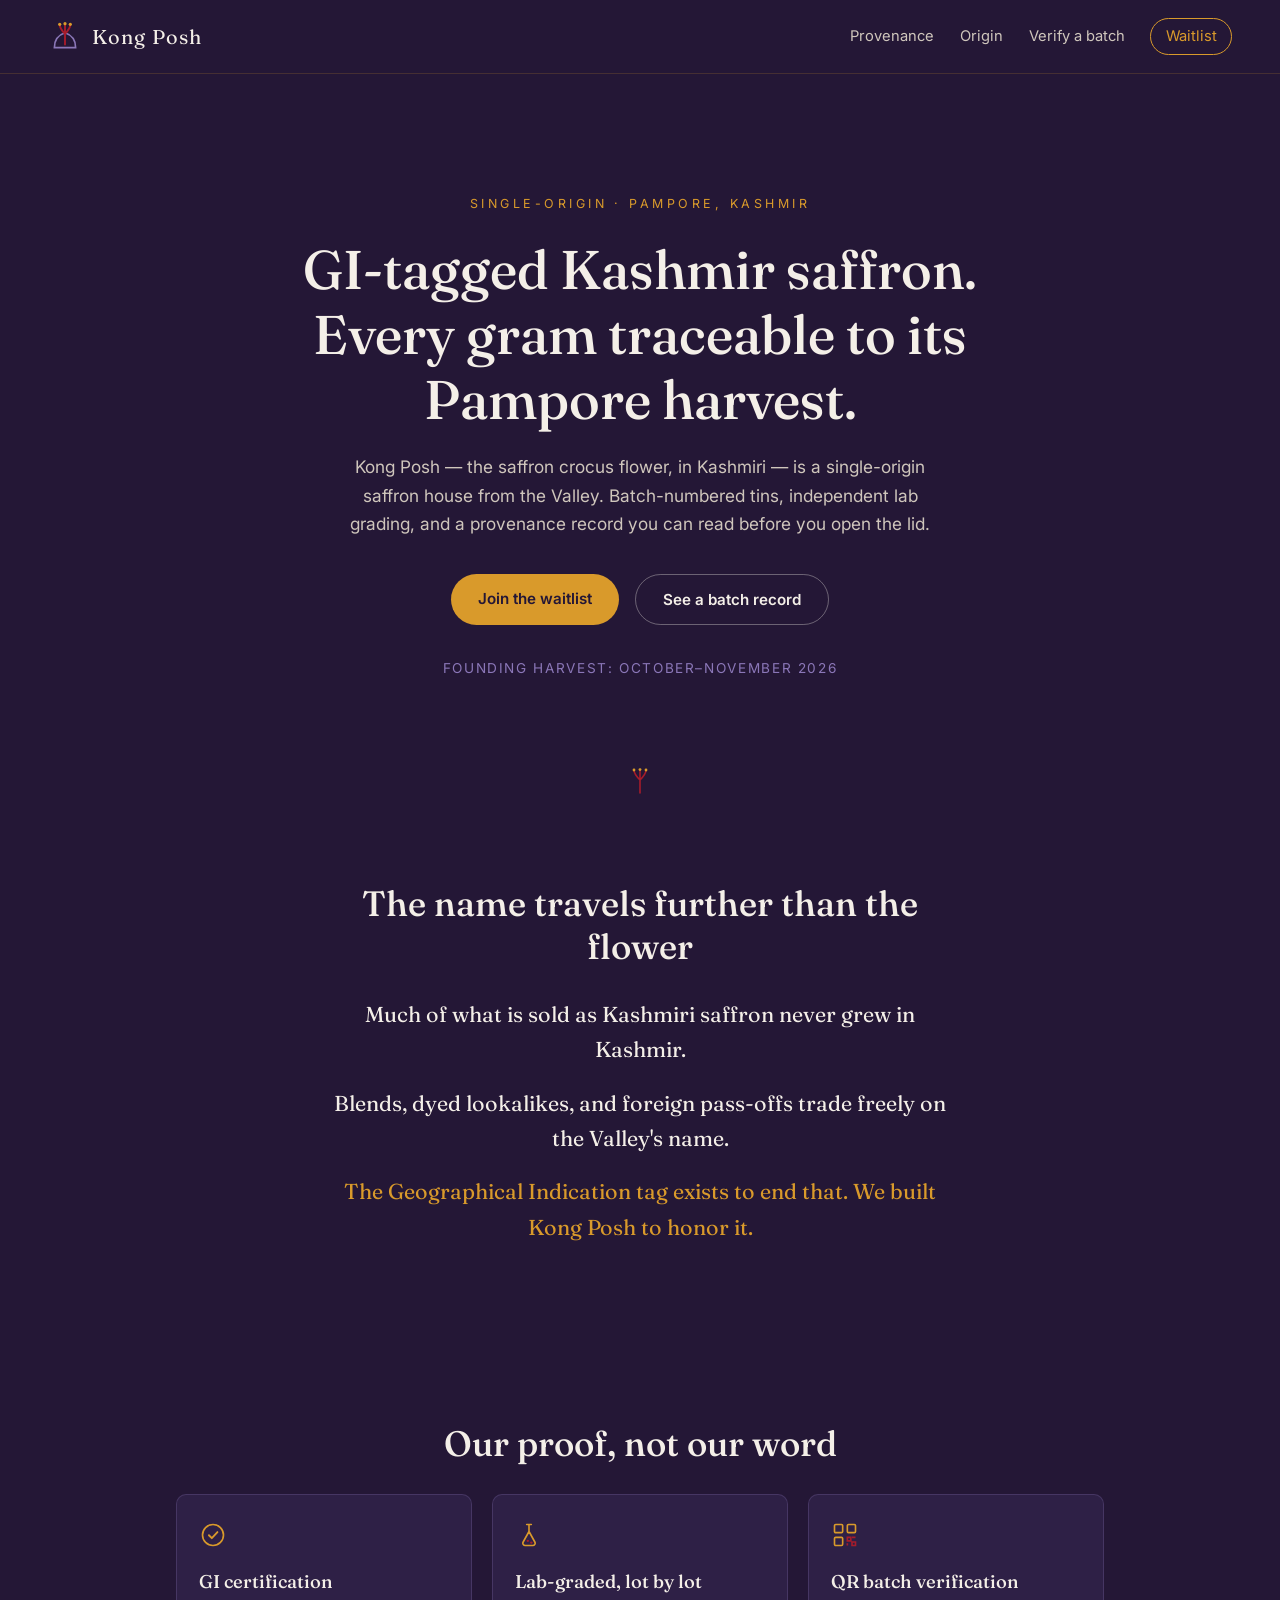
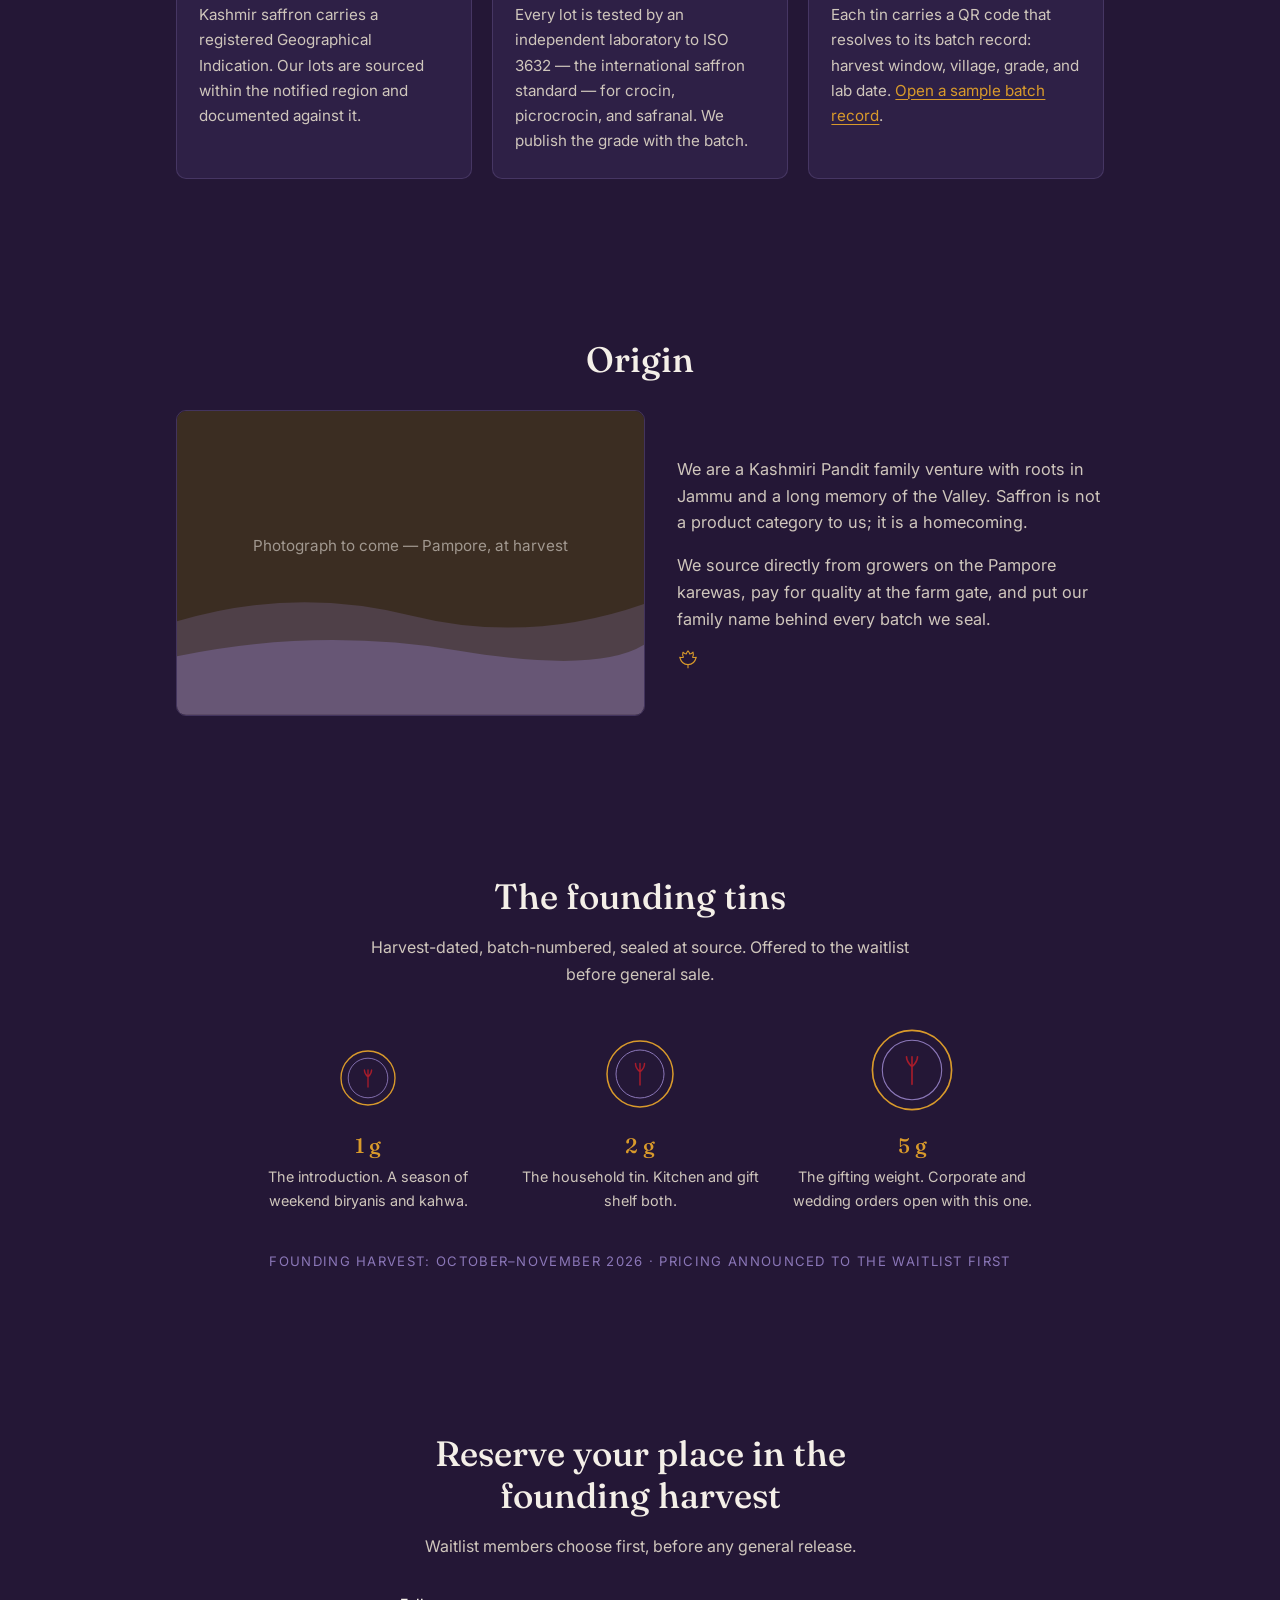
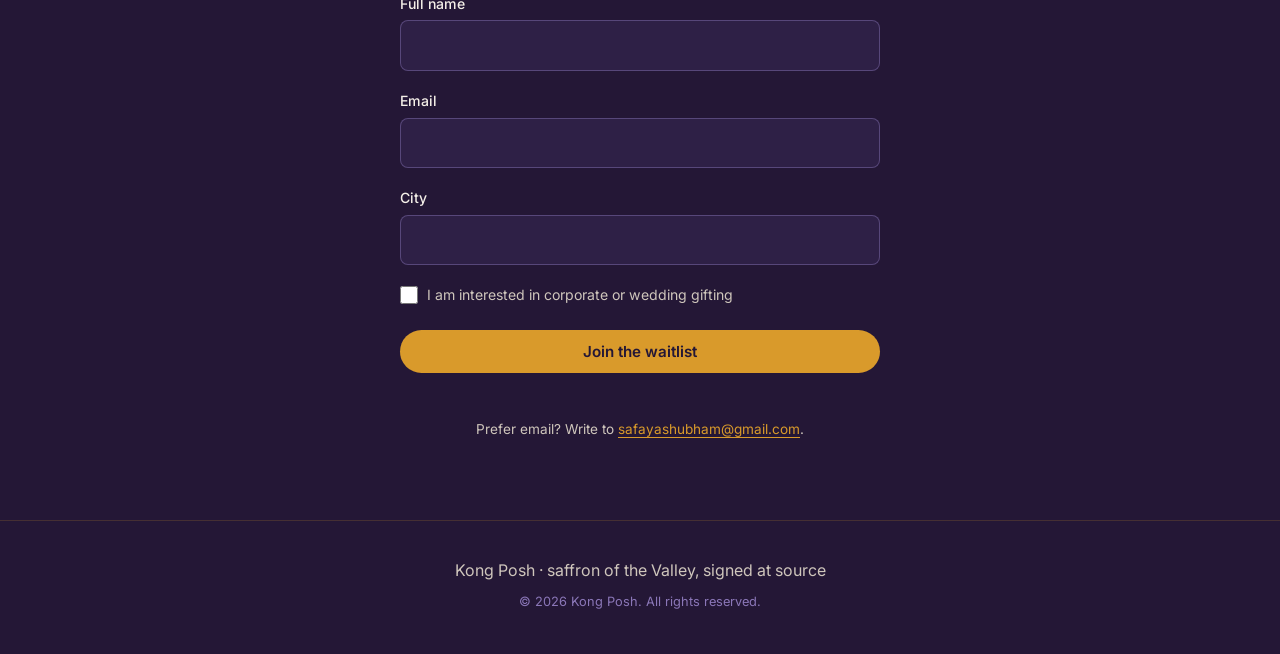
<file: sites/kongposh/index.html>
<!DOCTYPE html>
<html lang="en">
<head>
  <meta charset="UTF-8">
  <meta name="viewport" content="width=device-width, initial-scale=1.0">
  <title>Kong Posh — GI-tagged Kashmir saffron, traceable to its Pampore harvest</title>
  <meta name="description" content="Kong Posh is a single-origin Kashmir saffron house. GI-tagged, lab-graded to ISO 3632 Category I, and batch-verifiable down to the village. Join the waitlist for the founding harvest.">
  <meta property="og:title" content="Kong Posh — GI-tagged Kashmir saffron">
  <meta property="og:description" content="Every gram traceable to its Pampore harvest. Batch-numbered tins, third-party lab grading, QR provenance. Founding harvest: October–November 2026.">
  <meta property="og:type" content="website">
  <meta property="og:url" content="https://shubham-safaya.github.io/kongposh/">
  <link rel="icon" href="data:image/svg+xml,%3Csvg xmlns='http://www.w3.org/2000/svg' viewBox='0 0 32 32'%3E%3Crect width='32' height='32' rx='6' fill='%23241736'/%3E%3Cpath d='M16 26 V14 M16 15 C13 12 11 9 11 6 M16 15 C16 11.5 16 9 16 6 M16 15 C19 12 21 9 21 6' stroke='%23A61C2B' stroke-width='2.2' fill='none' stroke-linecap='round'/%3E%3Ccircle cx='11' cy='6' r='1.6' fill='%23D99A2B'/%3E%3Ccircle cx='16' cy='5.4' r='1.6' fill='%23D99A2B'/%3E%3Ccircle cx='21' cy='6' r='1.6' fill='%23D99A2B'/%3E%3C/svg%3E">
  <link rel="preconnect" href="https://fonts.googleapis.com">
  <link rel="preconnect" href="https://fonts.gstatic.com" crossorigin>
  <link href="https://fonts.googleapis.com/css2?family=Fraunces:opsz,wght@9..144,400;9..144,500;9..144,600&family=Inter:wght@400;500;600&display=swap" rel="stylesheet">
  <link rel="stylesheet" href="styles.css">
</head>
<body>

<header class="site-header">
  <a class="brand" href="index.html" aria-label="Kong Posh home">
    <svg class="brand-mark" viewBox="0 0 32 32" width="34" height="34" role="img" aria-label="Kong Posh three-stigma mark">
      <path d="M6 27 C6 20 10 15 16 13 C22 15 26 20 26 27 Z" fill="none" stroke="var(--crocus-violet)" stroke-width="1.6"/>
      <path d="M16 24 V13 M16 14 C13 11 11 8 11 5 M16 14 C16 10.5 16 8 16 5 M16 14 C19 11 21 8 21 5" stroke="var(--stigma-crimson)" stroke-width="1.8" fill="none" stroke-linecap="round"/>
      <circle cx="11" cy="5" r="1.5" fill="var(--saffron-gold)"/>
      <circle cx="16" cy="4.4" r="1.5" fill="var(--saffron-gold)"/>
      <circle cx="21" cy="5" r="1.5" fill="var(--saffron-gold)"/>
    </svg>
    <span class="brand-name" data-brand>Kong Posh</span>
  </a>
  <nav aria-label="Primary">
    <a href="#proof">Provenance</a>
    <a href="#origin">Origin</a>
    <a href="verify.html?batch=KP-25-LTP-01">Verify a batch</a>
    <a class="nav-cta" href="#waitlist">Waitlist</a>
  </nav>
</header>

<main>

  <section class="hero">
    <p class="overline">Single-origin · Pampore, Kashmir</p>
    <h1>GI-tagged Kashmir saffron. Every gram traceable to its Pampore harvest.</h1>
    <p class="hero-sub"><span data-brand>Kong Posh</span> — the saffron crocus flower, in Kashmiri — is a single-origin saffron house from the Valley. Batch-numbered tins, independent lab grading, and a provenance record you can read before you open the lid.</p>
    <div class="hero-actions">
      <a class="btn btn-primary" href="#waitlist">Join the waitlist</a>
      <a class="btn btn-ghost" href="verify.html?batch=KP-25-LTP-01">See a batch record</a>
    </div>
    <p class="hero-note">Founding harvest: October–November 2026</p>
  </section>

  <div class="stigma-divider" aria-hidden="true">
    <svg viewBox="0 0 60 28" width="60" height="28"><path d="M30 26 V12 M30 13 C26 9 24 6 24 3 M30 13 C30 9 30 6 30 3 M30 13 C34 9 36 6 36 3" stroke="var(--stigma-crimson)" stroke-width="1.6" fill="none" stroke-linecap="round"/><circle cx="24" cy="3" r="1.4" fill="var(--saffron-gold)"/><circle cx="30" cy="2.6" r="1.4" fill="var(--saffron-gold)"/><circle cx="36" cy="3" r="1.4" fill="var(--saffron-gold)"/></svg>
  </div>

  <section class="section problem" aria-labelledby="problem-heading">
    <h2 id="problem-heading">The name travels further than the flower</h2>
    <div class="problem-lines">
      <p>Much of what is sold as Kashmiri saffron never grew in Kashmir.</p>
      <p>Blends, dyed lookalikes, and foreign pass-offs trade freely on the Valley's name.</p>
      <p>The Geographical Indication tag exists to end that. We built <span data-brand>Kong Posh</span> to honor it.</p>
    </div>
  </section>

  <section class="section proof" id="proof" aria-labelledby="proof-heading">
    <h2 id="proof-heading">Our proof, not our word</h2>
    <div class="card-grid">
      <article class="card">
        <svg class="card-icon" viewBox="0 0 24 24" width="28" height="28" aria-hidden="true"><circle cx="12" cy="12" r="9" fill="none" stroke="var(--saffron-gold)" stroke-width="1.4"/><path d="M8.5 12.2 L11 14.7 L15.8 9.5" fill="none" stroke="var(--saffron-gold)" stroke-width="1.6" stroke-linecap="round" stroke-linejoin="round"/></svg>
        <h3>GI certification</h3>
        <p>Kashmir saffron carries a registered Geographical Indication. Our lots are sourced within the notified region and documented against it.
        <!-- TODO: insert GI authorization / registration reference once issued --></p>
      </article>
      <article class="card">
        <svg class="card-icon" viewBox="0 0 24 24" width="28" height="28" aria-hidden="true"><path d="M10 3 h4 M12 3 v6 l5 9 a2 2 0 0 1 -1.8 3 H8.8 A2 2 0 0 1 7 18 l5 -9" fill="none" stroke="var(--saffron-gold)" stroke-width="1.4" stroke-linecap="round" stroke-linejoin="round"/><circle cx="11" cy="17" r="1" fill="var(--stigma-crimson)"/><circle cx="14" cy="18.5" r="1" fill="var(--stigma-crimson)"/></svg>
        <h3>Lab-graded, lot by lot</h3>
        <p>Every lot is tested by an independent laboratory to ISO 3632 — the international saffron standard — for crocin, picrocrocin, and safranal. We publish the grade with the batch.</p>
      </article>
      <article class="card">
        <svg class="card-icon" viewBox="0 0 24 24" width="28" height="28" aria-hidden="true"><rect x="3" y="3" width="7" height="7" rx="1" fill="none" stroke="var(--saffron-gold)" stroke-width="1.4"/><rect x="14" y="3" width="7" height="7" rx="1" fill="none" stroke="var(--saffron-gold)" stroke-width="1.4"/><rect x="3" y="14" width="7" height="7" rx="1" fill="none" stroke="var(--saffron-gold)" stroke-width="1.4"/><path d="M14 14 h3 v3 h-3 z M18 18 h3 v3 h-3 z M18 14 h3 M14 19 v2" stroke="var(--stigma-crimson)" stroke-width="1.4" fill="none"/></svg>
        <h3>QR batch verification</h3>
        <p>Each tin carries a QR code that resolves to its batch record: harvest window, village, grade, and lab date. <a href="verify.html?batch=KP-25-LTP-01">Open a sample batch record</a>.</p>
      </article>
    </div>
  </section>

  <section class="section origin" id="origin" aria-labelledby="origin-heading">
    <h2 id="origin-heading">Origin</h2>
    <div class="origin-body">
      <div class="origin-photo" role="img" aria-label="Placeholder for a photograph of the family in the saffron fields of Pampore">
        <!-- TODO: replace with a real family / valley photograph (Pampore karewas at harvest) -->
        <svg viewBox="0 0 400 260" preserveAspectRatio="xMidYMid slice" aria-hidden="true">
          <rect width="400" height="260" fill="var(--deep-earth)"/>
          <path d="M0 180 Q100 150 200 175 T400 165 V260 H0 Z" fill="var(--crocus-violet)" opacity="0.25"/>
          <path d="M0 210 Q120 185 240 205 T400 200 V260 H0 Z" fill="var(--crocus-violet)" opacity="0.4"/>
          <text x="200" y="120" text-anchor="middle" fill="var(--porcelain)" opacity="0.55" font-size="13" font-family="Inter, sans-serif">Photograph to come — Pampore, at harvest</text>
        </svg>
      </div>
      <div class="origin-text">
        <p>We are a Kashmiri Pandit family venture with roots in Jammu and a long memory of the Valley. Saffron is not a product category to us; it is a homecoming.</p>
        <p>We source directly from growers on the Pampore karewas, pay for quality at the farm gate, and put our family name behind every batch we seal.</p>
        <svg class="chinar" viewBox="0 0 24 24" width="22" height="22" role="img" aria-label="Chinar leaf"><path d="M12 21 v-4 M12 17 C7 17 4 13 3 9 c2 .5 3 .5 4 0 C6 7 6 5 6.5 3.5 8 5 9 5.5 10 5.5 10.5 4 11 3 12 2 c1 1 1.5 2 2 3.5 1 0 2 -.5 3.5 -2 .5 1.5 .5 3.5 -.5 5.5 1 .5 2 .5 4 0 -1 4 -4 8 -9 8Z" fill="none" stroke="var(--saffron-gold)" stroke-width="1.2" stroke-linejoin="round"/></svg>
      </div>
    </div>
  </section>

  <section class="section tease" aria-labelledby="tease-heading">
    <h2 id="tease-heading">The founding tins</h2>
    <p class="tease-lead">Harvest-dated, batch-numbered, sealed at source. Offered to the waitlist before general sale.</p>
    <div class="tin-row">
      <article class="tin">
        <svg viewBox="0 0 80 80" width="72" height="72" role="img" aria-label="Illustration of a one gram saffron tin"><circle cx="40" cy="40" r="30" fill="none" stroke="var(--saffron-gold)" stroke-width="1.5"/><circle cx="40" cy="40" r="22" fill="none" stroke="var(--crocus-violet)" stroke-width="1"/><path d="M40 50 V38 M40 39 C37 36 36 34 36 31 M40 39 C40 36 40 34 40 31 M40 39 C43 36 44 34 44 31" stroke="var(--stigma-crimson)" stroke-width="1.5" fill="none" stroke-linecap="round"/></svg>
        <h3>1 g</h3>
        <p>The introduction. A season of weekend biryanis and kahwa.</p>
      </article>
      <article class="tin">
        <svg viewBox="0 0 80 80" width="80" height="80" role="img" aria-label="Illustration of a two gram saffron tin"><circle cx="40" cy="40" r="33" fill="none" stroke="var(--saffron-gold)" stroke-width="1.5"/><circle cx="40" cy="40" r="24" fill="none" stroke="var(--crocus-violet)" stroke-width="1"/><path d="M40 51 V37 M40 38 C36.5 35 35.5 32.5 35.5 29.5 M40 38 C40 35 40 32.5 40 29.5 M40 38 C43.5 35 44.5 32.5 44.5 29.5" stroke="var(--stigma-crimson)" stroke-width="1.5" fill="none" stroke-linecap="round"/></svg>
        <h3>2 g</h3>
        <p>The household tin. Kitchen and gift shelf both.</p>
      </article>
      <article class="tin">
        <svg viewBox="0 0 80 80" width="88" height="88" role="img" aria-label="Illustration of a five gram saffron tin"><circle cx="40" cy="40" r="36" fill="none" stroke="var(--saffron-gold)" stroke-width="1.5"/><circle cx="40" cy="40" r="27" fill="none" stroke="var(--crocus-violet)" stroke-width="1"/><path d="M40 53 V36 M40 37 C36 33.5 35 31 35 28 M40 37 C40 33.5 40 31 40 28 M40 37 C44 33.5 45 31 45 28" stroke="var(--stigma-crimson)" stroke-width="1.5" fill="none" stroke-linecap="round"/></svg>
        <h3>5 g</h3>
        <p>The gifting weight. Corporate and wedding orders open with this one.</p>
      </article>
    </div>
    <p class="tease-note">Founding harvest: October–November 2026 · Pricing announced to the waitlist first</p>
  </section>

  <section class="section waitlist" id="waitlist" aria-labelledby="waitlist-heading">
    <h2 id="waitlist-heading">Reserve your place in the founding harvest</h2>
    <p class="waitlist-lead">Waitlist members choose first, before any general release.</p>
    <!-- TODO: replace Formspree ID -->
    <form id="waitlist-form" action="https://formspree.io/f/FORM_ID_A" method="POST" novalidate>
      <div class="field">
        <label for="wl-name">Full name</label>
        <input id="wl-name" name="name" type="text" autocomplete="name" required>
      </div>
      <div class="field">
        <label for="wl-email">Email</label>
        <input id="wl-email" name="email" type="email" autocomplete="email" required>
      </div>
      <div class="field">
        <label for="wl-city">City</label>
        <input id="wl-city" name="city" type="text" autocomplete="address-level2" required>
      </div>
      <div class="field field-check">
        <input id="wl-corp" name="corporate_gifting_interest" type="checkbox" value="yes">
        <label for="wl-corp">I am interested in corporate or wedding gifting</label>
      </div>
      <button class="btn btn-primary" type="submit">Join the waitlist</button>
      <p class="form-status" role="status" aria-live="polite"></p>
      <p class="form-fallback">Prefer email? Write to <a href="mailto:safayashubham@gmail.com?subject=Kong%20Posh%20waitlist">safayashubham@gmail.com</a>.<!-- TODO: swap for brand mailbox --></p>
    </form>
  </section>

</main>

<footer class="site-footer">
  <p><span data-brand>Kong Posh</span> · saffron of the Valley, signed at source</p>
  <p class="fine">© <span id="year"></span> <span data-brand>Kong Posh</span>. All rights reserved.
  <!-- TODO: run name/trademark search for "Kong Posh" before launch --></p>
</footer>

<script src="app.js"></script>
</body>
</html>
</file>
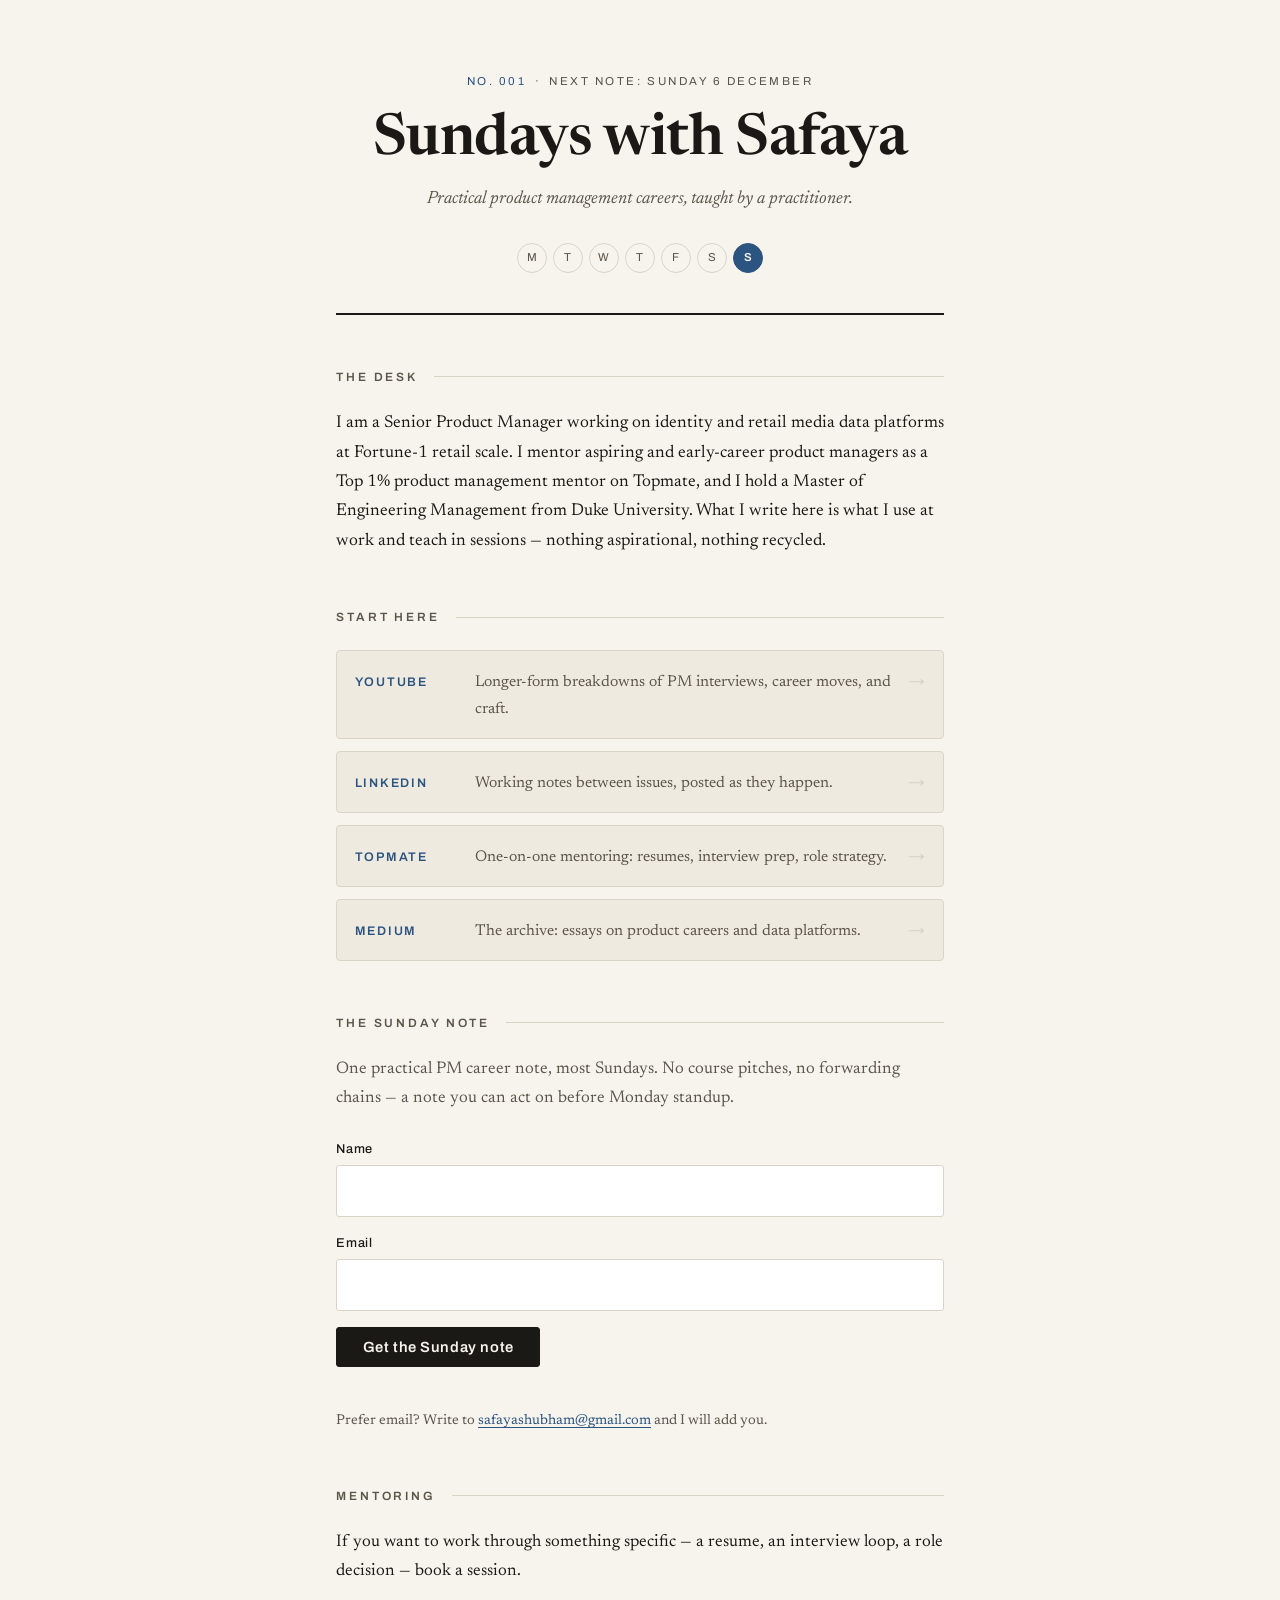
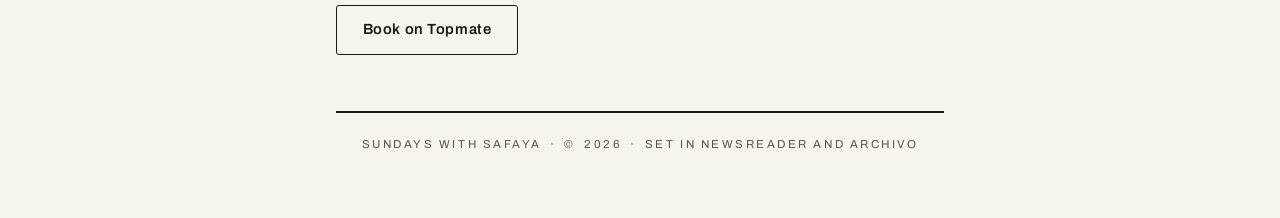
<file: sites/sundays-with-safaya/index.html>
<!DOCTYPE html>
<html lang="en">
<head>
  <meta charset="UTF-8">
  <meta name="viewport" content="width=device-width, initial-scale=1.0">
  <title>Sundays with Safaya — practical product management careers</title>
  <meta name="description" content="One practical PM career note, most Sundays. Written by a senior product manager and Top 1% product management mentor for aspiring and early-career PMs.">
  <meta property="og:title" content="Sundays with Safaya">
  <meta property="og:description" content="Practical product management careers, taught by a practitioner. One note, most Sundays.">
  <meta property="og:type" content="website">
  <meta property="og:url" content="https://shubham-safaya.github.io/sundays-with-safaya/">
  <link rel="icon" href="data:image/svg+xml,%3Csvg xmlns='http://www.w3.org/2000/svg' viewBox='0 0 32 32'%3E%3Crect width='32' height='32' rx='4' fill='%23F7F4EE'/%3E%3Ctext x='16' y='23' text-anchor='middle' font-family='Georgia,serif' font-size='19' fill='%231B1916'%3ES%3C/text%3E%3Crect x='6' y='26.5' width='20' height='2' fill='%232C5480'/%3E%3C/svg%3E">
  <link rel="preconnect" href="https://fonts.googleapis.com">
  <link rel="preconnect" href="https://fonts.gstatic.com" crossorigin>
  <link href="https://fonts.googleapis.com/css2?family=Newsreader:ital,opsz,wght@0,6..72,400;0,6..72,500;0,6..72,600;1,6..72,400&family=Archivo:wght@400;500;600&display=swap" rel="stylesheet">
  <link rel="stylesheet" href="styles.css">
</head>
<body>

<main class="paper">

  <header class="masthead">
    <p class="folio"><span class="folio-issue">No. 001</span><span class="folio-sep" aria-hidden="true">·</span><span id="next-sunday">Published most Sundays</span></p>
    <h1 class="brand-title" data-brand>Sundays with Safaya</h1>
    <p class="promise">Practical product management careers, taught by a practitioner.</p>

    <div class="week-strip" role="img" aria-label="Weekly cadence: published on Sundays">
      <span>M</span><span>T</span><span>W</span><span>T</span><span>F</span><span>S</span><span class="sunday">S</span>
    </div>
  </header>

  <section class="section bio" aria-labelledby="bio-h">
    <h2 id="bio-h" class="rule-heading"><span>The desk</span></h2>
    <p>I am a Senior Product Manager working on identity and retail media data platforms at Fortune-1 retail scale. I mentor aspiring and early-career product managers as a Top 1% product management mentor on Topmate, and I hold a Master of Engineering Management from Duke University. What I write here is what I use at work and teach in sessions — nothing aspirational, nothing recycled.</p>
  </section>

  <section class="section start" aria-labelledby="start-h">
    <h2 id="start-h" class="rule-heading"><span>Start here</span></h2>
    <ul class="link-cards">
      <li>
        <a href="https://www.youtube.com/@sundayswithsafaya">
          <span class="card-label">YouTube</span>
          <span class="card-desc">Longer-form breakdowns of PM interviews, career moves, and craft.</span>
          <span class="card-arrow" aria-hidden="true">→</span>
        </a>
      </li>
      <li>
        <a href="https://www.linkedin.com/in/shubham-safaya">
          <span class="card-label">LinkedIn</span>
          <span class="card-desc">Working notes between issues, posted as they happen.</span>
          <span class="card-arrow" aria-hidden="true">→</span>
        </a>
      </li>
      <li>
        <a href="https://topmate.io/sundays_with_safaya">
          <span class="card-label">Topmate</span>
          <span class="card-desc">One-on-one mentoring: resumes, interview prep, role strategy.</span>
          <span class="card-arrow" aria-hidden="true">→</span>
        </a>
      </li>
      <li>
        <a href="https://medium.com/@safayashubham">
          <span class="card-label">Medium</span>
          <span class="card-desc">The archive: essays on product careers and data platforms.</span>
          <span class="card-arrow" aria-hidden="true">→</span>
        </a>
      </li>
    </ul>
  </section>

  <section class="section signup" aria-labelledby="signup-h">
    <h2 id="signup-h" class="rule-heading"><span>The Sunday note</span></h2>
    <p class="signup-lead">One practical PM career note, most Sundays. No course pitches, no forwarding chains — a note you can act on before Monday standup.</p>
    <!-- TODO: replace Formspree ID -->
    <form id="signup-form" action="https://formspree.io/f/FORM_ID_C" method="POST" novalidate>
      <div class="field">
        <label for="su-name">Name</label>
        <input id="su-name" name="name" type="text" autocomplete="name" required>
      </div>
      <div class="field">
        <label for="su-email">Email</label>
        <input id="su-email" name="email" type="email" autocomplete="email" required>
      </div>
      <button class="btn" type="submit">Get the Sunday note</button>
      <p class="form-status" role="status" aria-live="polite"></p>
      <p class="form-fallback">Prefer email? Write to <a href="mailto:safayashubham@gmail.com?subject=Sunday%20note%20signup">safayashubham@gmail.com</a> and I will add you.</p>
    </form>
  </section>

  <section class="section mentoring" aria-labelledby="mentoring-h">
    <h2 id="mentoring-h" class="rule-heading"><span>Mentoring</span></h2>
    <p>If you want to work through something specific — a resume, an interview loop, a role decision — book a session.</p>
    <a class="btn btn-outline" href="https://topmate.io/sundays_with_safaya">Book on Topmate</a>
  </section>

  <footer class="colophon">
    <p class="folio"><span data-brand>Sundays with Safaya</span><span class="folio-sep" aria-hidden="true">·</span>© <span id="year"></span><span class="folio-sep" aria-hidden="true">·</span>Set in Newsreader and Archivo</p>
  </footer>

</main>

<script src="app.js"></script>
</body>
</html>
</file>
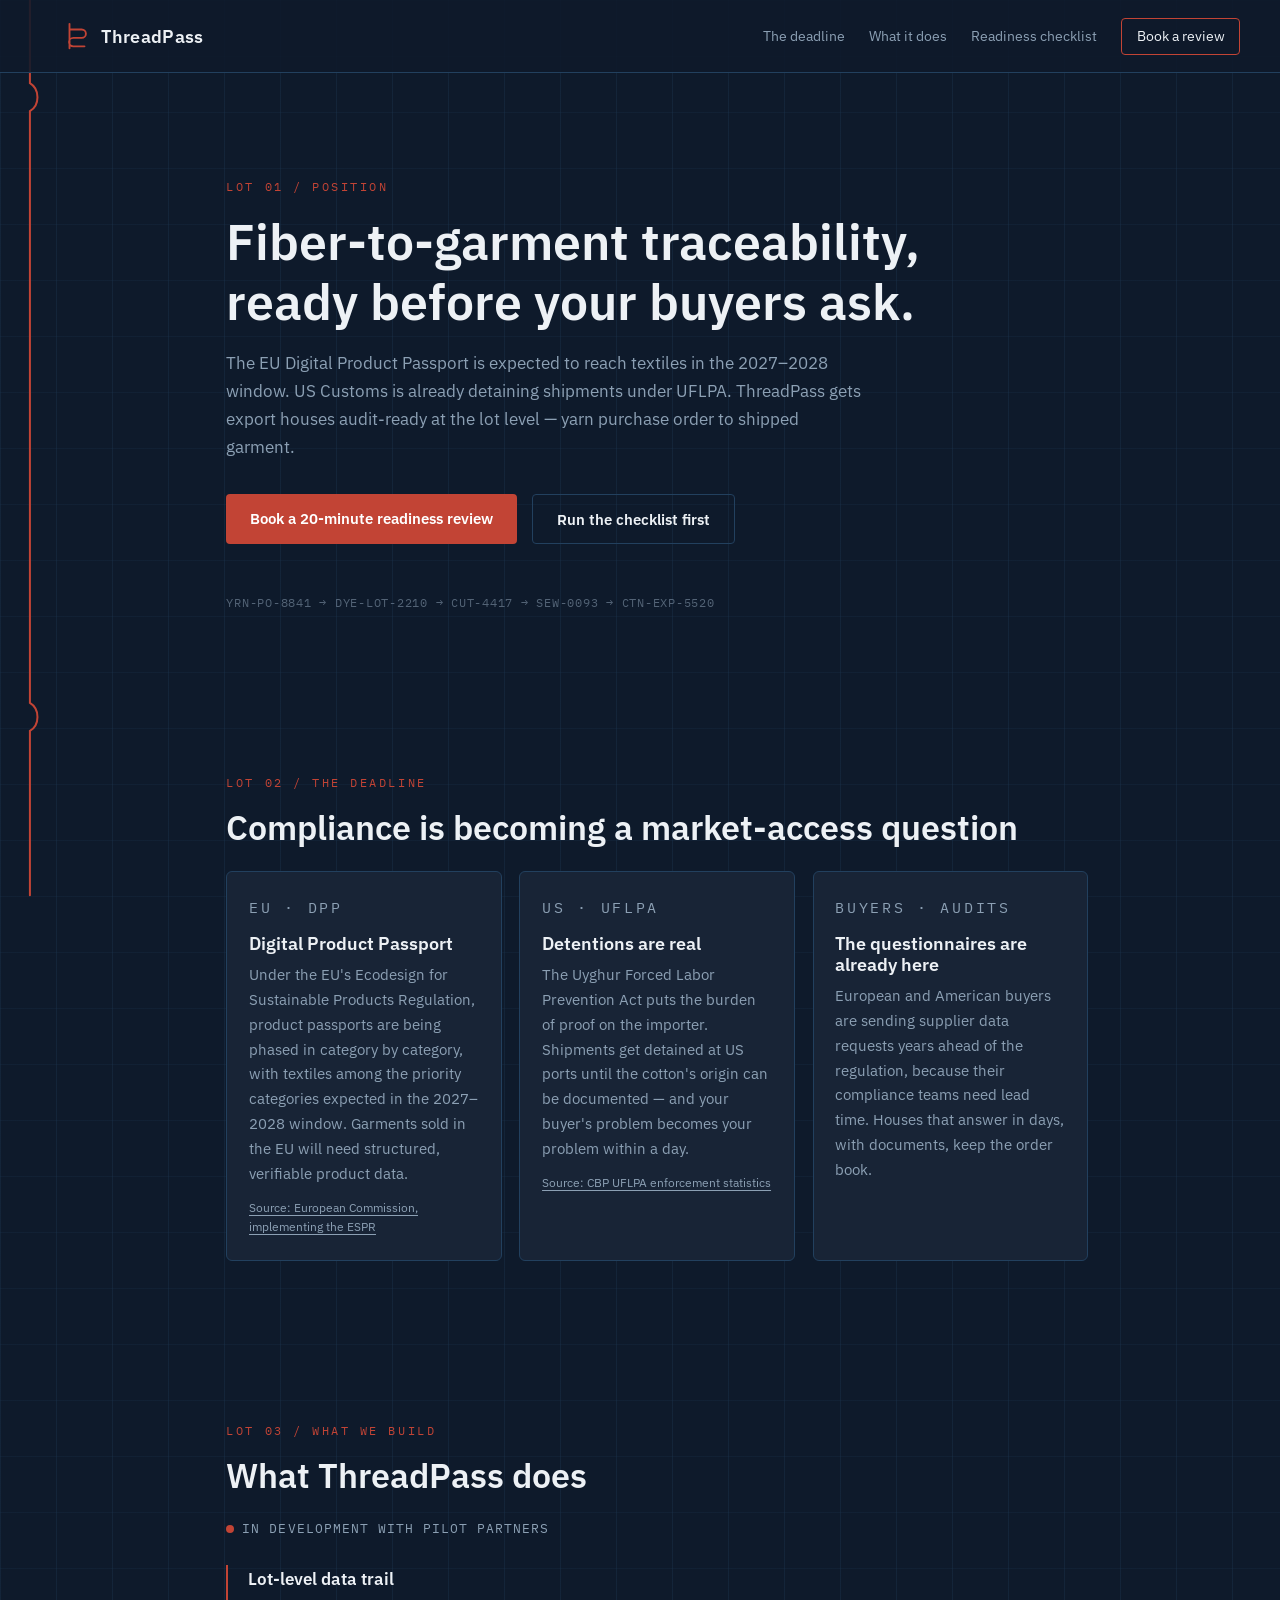
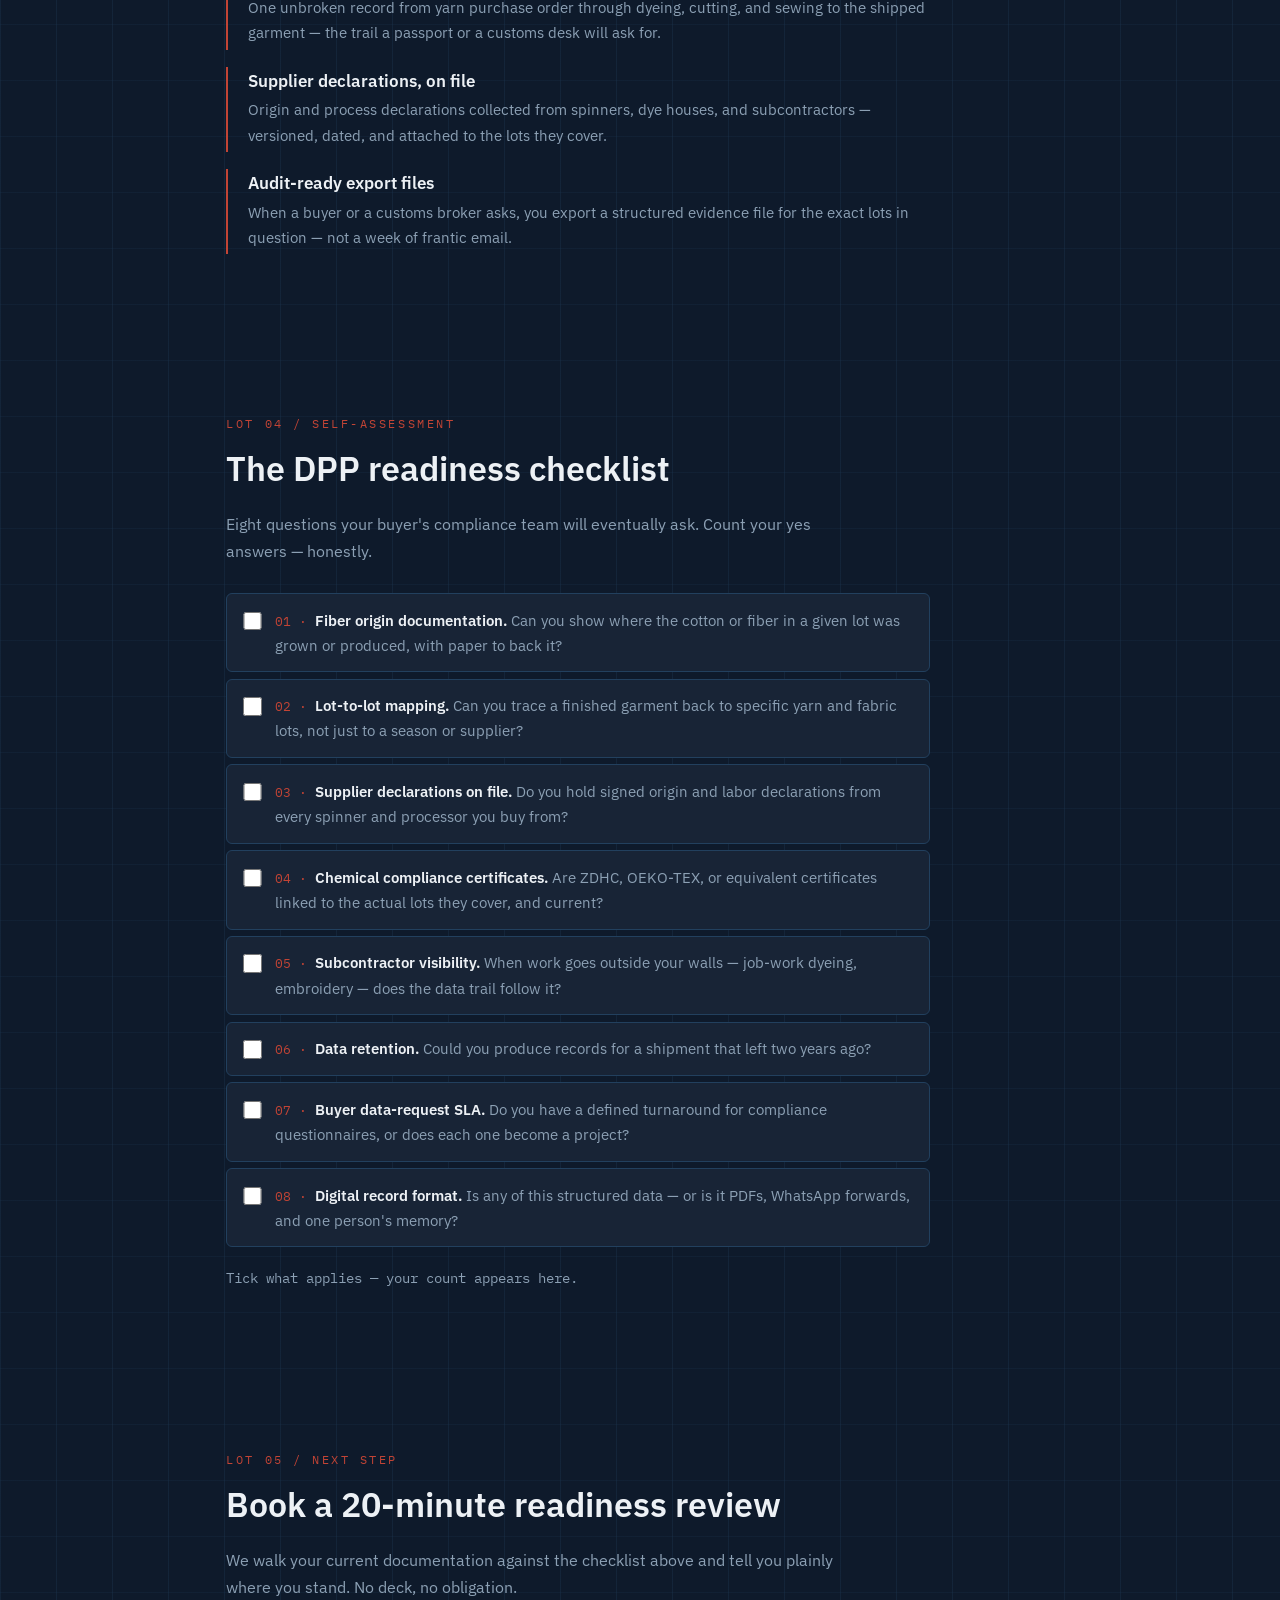
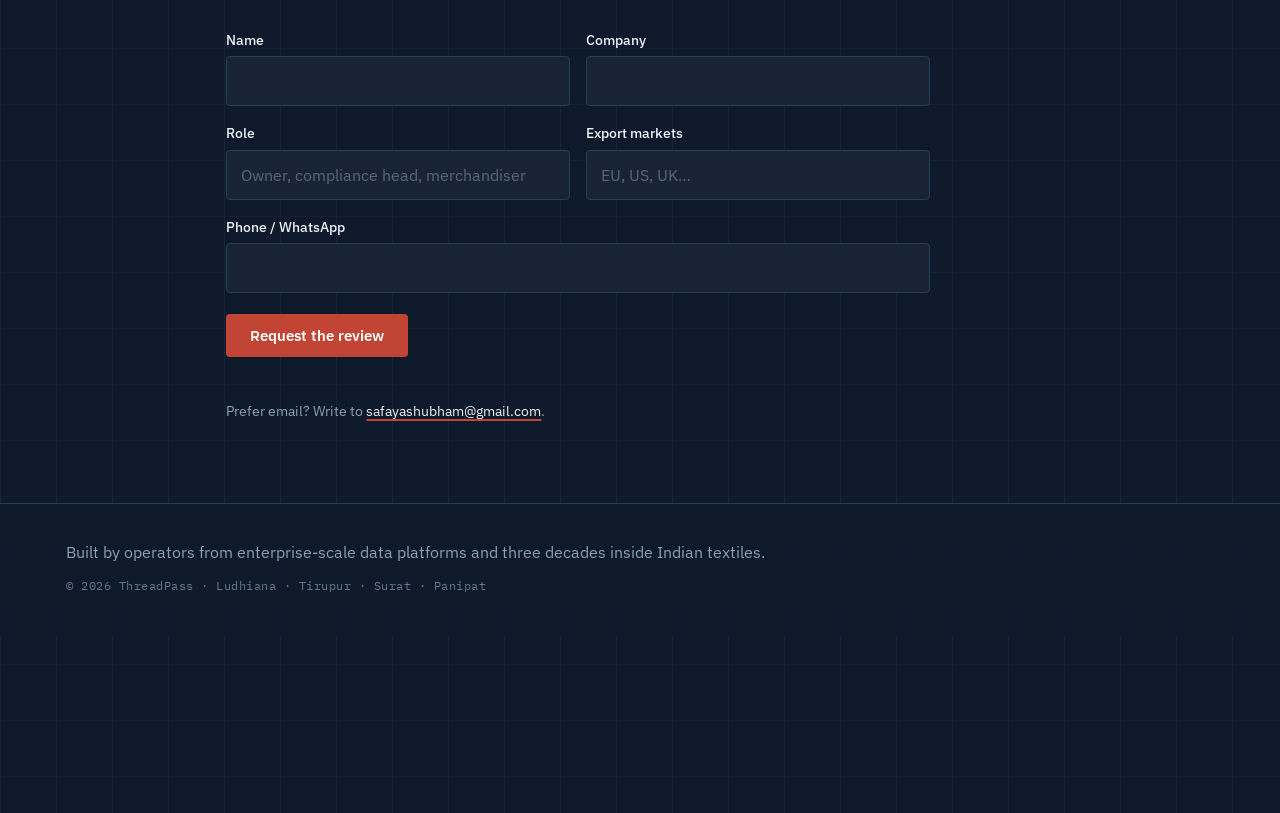
<file: sites/threadpass/index.html>
<!DOCTYPE html>
<html lang="en">
<head>
  <meta charset="UTF-8">
  <meta name="viewport" content="width=device-width, initial-scale=1.0">
  <title>ThreadPass — fiber-to-garment traceability for Indian textile exporters</title>
  <meta name="description" content="ThreadPass builds lot-level traceability for export houses: EU Digital Product Passport readiness, UFLPA documentation, audit-ready export files. Book a 20-minute readiness review.">
  <meta property="og:title" content="ThreadPass — fiber-to-garment traceability, ready before your buyers ask">
  <meta property="og:description" content="EU Digital Product Passport and US UFLPA are changing what buyers demand from Indian export houses. A 20-minute readiness review shows where you stand.">
  <meta property="og:type" content="website">
  <meta property="og:url" content="https://shubham-safaya.github.io/threadpass/">
  <link rel="icon" href="data:image/svg+xml,%3Csvg xmlns='http://www.w3.org/2000/svg' viewBox='0 0 32 32'%3E%3Crect width='32' height='32' rx='6' fill='%230E1A2B'/%3E%3Cpath d='M8 4 v24 M8 10 h12 a4 4 0 0 1 0 8 h-8 a4 4 0 0 0 0 8 h12' stroke='%23C24435' stroke-width='2' fill='none' stroke-linecap='round'/%3E%3C/svg%3E">
  <link rel="preconnect" href="https://fonts.googleapis.com">
  <link rel="preconnect" href="https://fonts.gstatic.com" crossorigin>
  <link href="https://fonts.googleapis.com/css2?family=IBM+Plex+Mono:wght@400;500&family=IBM+Plex+Sans:wght@400;500;600&display=swap" rel="stylesheet">
  <link rel="stylesheet" href="styles.css">
</head>
<body>

<div class="thread-rail" aria-hidden="true">
  <svg id="thread-svg" preserveAspectRatio="none">
    <path id="thread-path" fill="none" />
  </svg>
</div>

<header class="site-header">
  <a class="brand" href="#top" aria-label="ThreadPass home">
    <svg viewBox="0 0 32 32" width="30" height="30" role="img" aria-label="ThreadPass mark — a thread through a needle path">
      <path d="M8 3 v26 M8 9 h13 a4.5 4.5 0 0 1 0 9 h-9 a4.5 4.5 0 0 0 0 9 h12" stroke="var(--madder)" stroke-width="2" fill="none" stroke-linecap="round"/>
    </svg>
    <span class="brand-name" data-brand>ThreadPass</span>
  </a>
  <nav aria-label="Primary">
    <a href="#deadline">The deadline</a>
    <a href="#product">What it does</a>
    <a href="#checklist">Readiness checklist</a>
    <a class="nav-cta" href="#book">Book a review</a>
  </nav>
</header>

<main id="top">

  <section class="hero section" data-node>
    <p class="lot-kicker">LOT 01 / POSITION</p>
    <h1>Fiber-to-garment traceability, ready before your buyers ask.</h1>
    <p class="hero-sub">The EU Digital Product Passport is expected to reach textiles in the 2027–2028 window. US Customs is already detaining shipments under UFLPA. <span data-brand>ThreadPass</span> gets export houses audit-ready at the lot level — yarn purchase order to shipped garment.</p>
    <div class="hero-actions">
      <a class="btn btn-primary" href="#book">Book a 20-minute readiness review</a>
      <a class="btn btn-ghost" href="#checklist">Run the checklist first</a>
    </div>
    <p class="hero-strip mono" aria-hidden="true">YRN-PO-8841 → DYE-LOT-2210 → CUT-4417 → SEW-0093 → CTN-EXP-5520</p>
  </section>

  <section class="section" id="deadline" data-node aria-labelledby="deadline-h">
    <p class="lot-kicker">LOT 02 / THE DEADLINE</p>
    <h2 id="deadline-h">Compliance is becoming a market-access question</h2>
    <div class="card-grid">
      <article class="card">
        <p class="card-tag mono">EU · DPP</p>
        <h3>Digital Product Passport</h3>
        <p>Under the EU's Ecodesign for Sustainable Products Regulation, product passports are being phased in category by category, with textiles among the priority categories expected in the 2027–2028 window. Garments sold in the EU will need structured, verifiable product data.
        <a class="cite" href="https://green-forum.ec.europa.eu/implementing-ecodesign-sustainable-products-regulation_en" rel="noopener">Source: European Commission, implementing the ESPR</a></p>
      </article>
      <article class="card">
        <p class="card-tag mono">US · UFLPA</p>
        <h3>Detentions are real</h3>
        <p>The Uyghur Forced Labor Prevention Act puts the burden of proof on the importer. Shipments get detained at US ports until the cotton's origin can be documented — and your buyer's problem becomes your problem within a day.
        <a class="cite" href="https://www.cbp.gov/newsroom/stats/trade/uyghur-forced-labor-prevention-act-statistics" rel="noopener">Source: CBP UFLPA enforcement statistics</a></p>
      </article>
      <article class="card">
        <p class="card-tag mono">BUYERS · AUDITS</p>
        <h3>The questionnaires are already here</h3>
        <p>European and American buyers are sending supplier data requests years ahead of the regulation, because their compliance teams need lead time. Houses that answer in days, with documents, keep the order book.</p>
      </article>
    </div>
  </section>

  <section class="section" id="product" data-node aria-labelledby="product-h">
    <p class="lot-kicker">LOT 03 / WHAT WE BUILD</p>
    <h2 id="product-h">What <span data-brand>ThreadPass</span> does</h2>
    <p class="status-line"><span class="status-dot" aria-hidden="true"></span>In development with pilot partners</p>
    <ul class="feature-list">
      <li>
        <h3>Lot-level data trail</h3>
        <p>One unbroken record from yarn purchase order through dyeing, cutting, and sewing to the shipped garment — the trail a passport or a customs desk will ask for.</p>
      </li>
      <li>
        <h3>Supplier declarations, on file</h3>
        <p>Origin and process declarations collected from spinners, dye houses, and subcontractors — versioned, dated, and attached to the lots they cover.</p>
      </li>
      <li>
        <h3>Audit-ready export files</h3>
        <p>When a buyer or a customs broker asks, you export a structured evidence file for the exact lots in question — not a week of frantic email.</p>
      </li>
    </ul>
  </section>

  <section class="section" id="checklist" data-node aria-labelledby="checklist-h">
    <p class="lot-kicker">LOT 04 / SELF-ASSESSMENT</p>
    <h2 id="checklist-h">The DPP readiness checklist</h2>
    <p class="section-lead">Eight questions your buyer's compliance team will eventually ask. Count your yes answers — honestly.</p>
    <ol class="checklist">
      <li><label><input type="checkbox"><span><strong>Fiber origin documentation.</strong> Can you show where the cotton or fiber in a given lot was grown or produced, with paper to back it?</span></label></li>
      <li><label><input type="checkbox"><span><strong>Lot-to-lot mapping.</strong> Can you trace a finished garment back to specific yarn and fabric lots, not just to a season or supplier?</span></label></li>
      <li><label><input type="checkbox"><span><strong>Supplier declarations on file.</strong> Do you hold signed origin and labor declarations from every spinner and processor you buy from?</span></label></li>
      <li><label><input type="checkbox"><span><strong>Chemical compliance certificates.</strong> Are ZDHC, OEKO-TEX, or equivalent certificates linked to the actual lots they cover, and current?</span></label></li>
      <li><label><input type="checkbox"><span><strong>Subcontractor visibility.</strong> When work goes outside your walls — job-work dyeing, embroidery — does the data trail follow it?</span></label></li>
      <li><label><input type="checkbox"><span><strong>Data retention.</strong> Could you produce records for a shipment that left two years ago?</span></label></li>
      <li><label><input type="checkbox"><span><strong>Buyer data-request SLA.</strong> Do you have a defined turnaround for compliance questionnaires, or does each one become a project?</span></label></li>
      <li><label><input type="checkbox"><span><strong>Digital record format.</strong> Is any of this structured data — or is it PDFs, WhatsApp forwards, and one person's memory?</span></label></li>
    </ol>
    <p class="checklist-score" role="status" aria-live="polite" id="checklist-score">Tick what applies — your count appears here.</p>
  </section>

  <section class="section" id="book" data-node aria-labelledby="book-h">
    <p class="lot-kicker">LOT 05 / NEXT STEP</p>
    <h2 id="book-h">Book a 20-minute readiness review</h2>
    <p class="section-lead">We walk your current documentation against the checklist above and tell you plainly where you stand. No deck, no obligation.</p>
    <!-- TODO: replace Formspree ID -->
    <form id="review-form" action="https://formspree.io/f/FORM_ID_B" method="POST" novalidate>
      <div class="form-grid">
        <div class="field">
          <label for="rf-name">Name</label>
          <input id="rf-name" name="name" type="text" autocomplete="name" required>
        </div>
        <div class="field">
          <label for="rf-company">Company</label>
          <input id="rf-company" name="company" type="text" autocomplete="organization" required>
        </div>
        <div class="field">
          <label for="rf-role">Role</label>
          <input id="rf-role" name="role" type="text" autocomplete="organization-title" placeholder="Owner, compliance head, merchandiser" required>
        </div>
        <div class="field">
          <label for="rf-markets">Export markets</label>
          <input id="rf-markets" name="export_markets" type="text" placeholder="EU, US, UK…" required>
        </div>
        <div class="field field-wide">
          <label for="rf-phone">Phone / WhatsApp</label>
          <input id="rf-phone" name="phone_whatsapp" type="tel" autocomplete="tel" inputmode="tel" required>
        </div>
      </div>
      <button class="btn btn-primary" type="submit">Request the review</button>
      <p class="form-status" role="status" aria-live="polite"></p>
      <p class="form-fallback">Prefer email? Write to <a href="mailto:safayashubham@gmail.com?subject=ThreadPass%20readiness%20review">safayashubham@gmail.com</a>.<!-- TODO: swap for brand mailbox --></p>
    </form>
  </section>

</main>

<footer class="site-footer" data-node>
  <p>Built by operators from enterprise-scale data platforms and three decades inside Indian textiles.</p>
  <p class="fine mono">© <span id="year"></span> <span data-brand>ThreadPass</span> · Ludhiana · Tirupur · Surat · Panipat
  <!-- TODO: run name/trademark search for "ThreadPass" before launch --></p>
</footer>

<script src="app.js"></script>
</body>
</html>
</file>
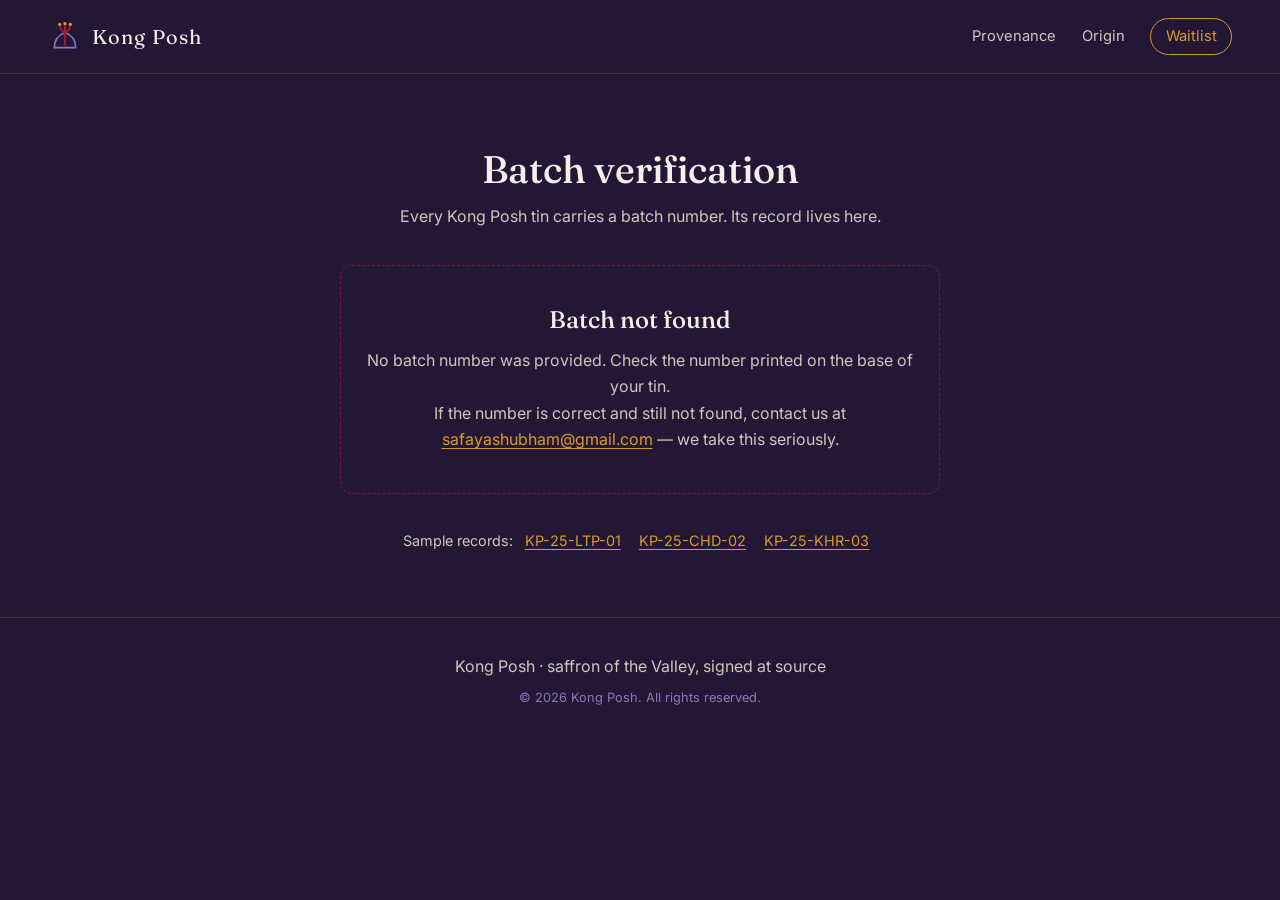
<file: sites/kongposh/verify.html>
<!DOCTYPE html>
<html lang="en">
<head>
  <meta charset="UTF-8">
  <meta name="viewport" content="width=device-width, initial-scale=1.0">
  <title>Verify a batch — Kong Posh Kashmir saffron</title>
  <meta name="description" content="Verify a Kong Posh saffron batch: harvest window, Pampore village of origin, ISO 3632 grade, crocin value, and lab test date.">
  <meta property="og:title" content="Kong Posh — batch verification">
  <meta property="og:description" content="Every Kong Posh tin resolves to a batch record. Check yours.">
  <meta property="og:type" content="website">
  <meta property="og:url" content="https://shubham-safaya.github.io/kongposh/verify.html">
  <link rel="icon" href="data:image/svg+xml,%3Csvg xmlns='http://www.w3.org/2000/svg' viewBox='0 0 32 32'%3E%3Crect width='32' height='32' rx='6' fill='%23241736'/%3E%3Cpath d='M16 26 V14 M16 15 C13 12 11 9 11 6 M16 15 C16 11.5 16 9 16 6 M16 15 C19 12 21 9 21 6' stroke='%23A61C2B' stroke-width='2.2' fill='none' stroke-linecap='round'/%3E%3Ccircle cx='11' cy='6' r='1.6' fill='%23D99A2B'/%3E%3Ccircle cx='16' cy='5.4' r='1.6' fill='%23D99A2B'/%3E%3Ccircle cx='21' cy='6' r='1.6' fill='%23D99A2B'/%3E%3C/svg%3E">
  <link rel="preconnect" href="https://fonts.googleapis.com">
  <link rel="preconnect" href="https://fonts.gstatic.com" crossorigin>
  <link href="https://fonts.googleapis.com/css2?family=Fraunces:opsz,wght@9..144,400;9..144,500;9..144,600&family=Inter:wght@400;500;600&display=swap" rel="stylesheet">
  <link rel="stylesheet" href="styles.css">
</head>
<body>

<header class="site-header">
  <a class="brand" href="index.html" aria-label="Kong Posh home">
    <svg class="brand-mark" viewBox="0 0 32 32" width="34" height="34" role="img" aria-label="Kong Posh three-stigma mark">
      <path d="M6 27 C6 20 10 15 16 13 C22 15 26 20 26 27 Z" fill="none" stroke="var(--crocus-violet)" stroke-width="1.6"/>
      <path d="M16 24 V13 M16 14 C13 11 11 8 11 5 M16 14 C16 10.5 16 8 16 5 M16 14 C19 11 21 8 21 5" stroke="var(--stigma-crimson)" stroke-width="1.8" fill="none" stroke-linecap="round"/>
      <circle cx="11" cy="5" r="1.5" fill="var(--saffron-gold)"/>
      <circle cx="16" cy="4.4" r="1.5" fill="var(--saffron-gold)"/>
      <circle cx="21" cy="5" r="1.5" fill="var(--saffron-gold)"/>
    </svg>
    <span class="brand-name" data-brand>Kong Posh</span>
  </a>
  <nav aria-label="Primary">
    <a href="index.html#proof">Provenance</a>
    <a href="index.html#origin">Origin</a>
    <a class="nav-cta" href="index.html#waitlist">Waitlist</a>
  </nav>
</header>

<main class="verify-main">
  <div class="verify-intro">
    <h1>Batch verification</h1>
    <p>Every <span data-brand>Kong Posh</span> tin carries a batch number. Its record lives here.</p>
  </div>

  <div id="verify-root" aria-live="polite">
    <noscript><p>Batch lookup requires JavaScript. For manual verification, write to <a href="mailto:safayashubham@gmail.com">safayashubham@gmail.com</a> with your batch number.</p></noscript>
  </div>

  <p class="sample-links">Sample records:
    <a href="verify.html?batch=KP-25-LTP-01">KP-25-LTP-01</a>
    <a href="verify.html?batch=KP-25-CHD-02">KP-25-CHD-02</a>
    <a href="verify.html?batch=KP-25-KHR-03">KP-25-KHR-03</a>
  </p>
</main>

<footer class="site-footer">
  <p><span data-brand>Kong Posh</span> · saffron of the Valley, signed at source</p>
  <p class="fine">© <span id="year"></span> <span data-brand>Kong Posh</span>. All rights reserved.</p>
</footer>

<script src="app.js"></script>
</body>
</html>
</file>
<file: sites/kongposh/styles.css>
/* Kong Posh — palette. Rename/reskin here. */
:root {
  --deep-aubergine: #241736; /* ground */
  --crocus-violet: #8b77b8;  /* petal */
  --stigma-crimson: #a61c2b; /* the three stigmas — decorative only, never body text */
  --saffron-gold: #d99a2b;   /* accent, links, buttons */
  --deep-earth: #3b2d22;     /* soil of the karewas */
  --porcelain: #f4efe8;      /* text */
  --porcelain-dim: #cfc6bc;
  --panel: #2e2046;
  --font-display: "Fraunces", Georgia, serif;
  --font-body: "Inter", system-ui, sans-serif;
}

* { margin: 0; padding: 0; box-sizing: border-box; }

html { scroll-behavior: smooth; }
@media (prefers-reduced-motion: reduce) {
  html { scroll-behavior: auto; }
  *, *::before, *::after { animation: none !important; transition: none !important; }
}

body {
  background: var(--deep-aubergine);
  color: var(--porcelain);
  font-family: var(--font-body);
  font-size: 1rem;
  line-height: 1.65;
  -webkit-font-smoothing: antialiased;
}

a { color: var(--saffron-gold); text-decoration-thickness: 1px; text-underline-offset: 3px; }
a:hover { color: var(--porcelain); }
:focus-visible { outline: 2px solid var(--saffron-gold); outline-offset: 3px; border-radius: 2px; }

h1, h2, h3 { font-family: var(--font-display); font-weight: 500; line-height: 1.2; }

/* Header */
.site-header {
  display: flex; align-items: center; justify-content: space-between; gap: 1rem;
  padding: 1.1rem clamp(1rem, 4vw, 3rem);
  border-bottom: 1px solid rgba(217, 154, 43, 0.18);
  flex-wrap: wrap;
}
.brand { display: flex; align-items: center; gap: 0.6rem; text-decoration: none; }
.brand-name { font-family: var(--font-display); font-size: 1.25rem; letter-spacing: 0.06em; color: var(--porcelain); }
.site-header nav { display: flex; gap: clamp(0.8rem, 2.5vw, 1.6rem); align-items: center; flex-wrap: wrap; }
.site-header nav a { color: var(--porcelain-dim); text-decoration: none; font-size: 0.92rem; }
.site-header nav a:hover { color: var(--saffron-gold); }
.nav-cta { border: 1px solid var(--saffron-gold); color: var(--saffron-gold) !important; padding: 0.35rem 0.9rem; border-radius: 999px; }

/* Hero */
.hero { text-align: center; padding: clamp(4rem, 10vw, 7.5rem) 1.25rem 3rem; max-width: 52rem; margin: 0 auto; }
.overline {
  font-size: 0.78rem; letter-spacing: 0.28em; text-transform: uppercase;
  color: var(--saffron-gold); margin-bottom: 1.4rem;
}
.hero h1 { font-size: clamp(2rem, 5.5vw, 3.4rem); margin-bottom: 1.3rem; }
.hero-sub { color: var(--porcelain-dim); font-size: 1.08rem; max-width: 38rem; margin: 0 auto 2.2rem; }
.hero-actions { display: flex; gap: 1rem; justify-content: center; flex-wrap: wrap; }
.hero-note { margin-top: 2rem; font-size: 0.85rem; letter-spacing: 0.12em; text-transform: uppercase; color: var(--crocus-violet); }

/* Buttons */
.btn {
  display: inline-block; padding: 0.75rem 1.7rem; border-radius: 999px;
  font-weight: 600; font-size: 0.95rem; text-decoration: none; cursor: pointer;
  border: 1px solid transparent; transition: background 0.2s, color 0.2s;
}
.btn-primary { background: var(--saffron-gold); color: var(--deep-aubergine); border: 0; font-family: var(--font-body); }
.btn-primary:hover { background: var(--porcelain); color: var(--deep-aubergine); }
.btn-ghost { border-color: rgba(244, 239, 232, 0.35); color: var(--porcelain); }
.btn-ghost:hover { border-color: var(--saffron-gold); color: var(--saffron-gold); }

/* Divider */
.stigma-divider { display: flex; justify-content: center; padding: 2.5rem 0 0.5rem; }

/* Sections */
.section { max-width: 62rem; margin: 0 auto; padding: clamp(3rem, 7vw, 5rem) clamp(1.25rem, 4vw, 2rem); }
.section h2 { font-size: clamp(1.5rem, 3.5vw, 2.2rem); margin-bottom: 1.8rem; text-align: center; }

.problem { text-align: center; max-width: 44rem; }
.problem-lines p {
  font-family: var(--font-display); font-size: clamp(1.05rem, 2.4vw, 1.35rem);
  color: var(--porcelain); margin-bottom: 1.1rem;
}
.problem-lines p:last-child { color: var(--saffron-gold); }

/* Proof cards */
.card-grid { display: grid; grid-template-columns: repeat(auto-fit, minmax(240px, 1fr)); gap: 1.25rem; }
.card {
  background: var(--panel); border: 1px solid rgba(139, 119, 184, 0.25);
  border-radius: 10px; padding: 1.6rem 1.4rem;
}
.card h3 { font-size: 1.15rem; margin: 0.9rem 0 0.6rem; color: var(--porcelain); }
.card p { color: var(--porcelain-dim); font-size: 0.95rem; }

/* Origin */
.origin-body { display: grid; grid-template-columns: 1fr; gap: 2rem; align-items: center; }
@media (min-width: 720px) { .origin-body { grid-template-columns: 1.1fr 1fr; } }
.origin-photo svg { width: 100%; height: auto; border-radius: 10px; border: 1px solid rgba(139, 119, 184, 0.3); display: block; }
.origin-text p { margin-bottom: 1rem; color: var(--porcelain-dim); font-size: 1.02rem; }
.origin-text .chinar { display: block; margin-top: 0.4rem; }

/* Tins */
.tease { text-align: center; }
.tease-lead { color: var(--porcelain-dim); max-width: 34rem; margin: -0.8rem auto 2.4rem; }
.tin-row { display: flex; gap: 2rem; justify-content: center; align-items: flex-end; flex-wrap: wrap; }
.tin { max-width: 15rem; }
.tin h3 { margin: 0.8rem 0 0.4rem; font-size: 1.3rem; color: var(--saffron-gold); }
.tin p { font-size: 0.9rem; color: var(--porcelain-dim); }
.tease-note { margin-top: 2.4rem; font-size: 0.82rem; letter-spacing: 0.1em; text-transform: uppercase; color: var(--crocus-violet); }

/* Waitlist form */
.waitlist { max-width: 34rem; }
.waitlist-lead { text-align: center; color: var(--porcelain-dim); margin: -0.8rem 0 2rem; }
.field { margin-bottom: 1.1rem; }
.field label { display: block; font-size: 0.88rem; font-weight: 500; margin-bottom: 0.35rem; color: var(--porcelain); }
.field input[type="text"], .field input[type="email"] {
  width: 100%; padding: 0.7rem 0.9rem; border-radius: 8px;
  border: 1px solid rgba(139, 119, 184, 0.45); background: var(--panel);
  color: var(--porcelain); font: inherit;
}
.field input:focus-visible { outline: 2px solid var(--saffron-gold); outline-offset: 1px; border-color: transparent; }
.field-check { display: flex; align-items: flex-start; gap: 0.6rem; }
.field-check label { margin: 0; font-weight: 400; color: var(--porcelain-dim); }
.field-check input { width: 1.1rem; height: 1.1rem; margin-top: 0.2rem; accent-color: var(--saffron-gold); }
#waitlist-form .btn { width: 100%; margin-top: 0.4rem; }
.form-status { margin-top: 0.9rem; font-size: 0.95rem; min-height: 1.4rem; }
.form-status.ok { color: var(--saffron-gold); }
.form-status.err { color: var(--crocus-violet); }
.form-fallback { margin-top: 0.5rem; font-size: 0.85rem; color: var(--porcelain-dim); text-align: center; }

/* Footer */
.site-footer {
  border-top: 1px solid rgba(217, 154, 43, 0.18);
  padding: 2.2rem 1.25rem 2.6rem; text-align: center; color: var(--porcelain-dim);
}
.site-footer .fine { font-size: 0.8rem; margin-top: 0.5rem; color: var(--crocus-violet); }

/* ---------- verify.html ---------- */
.verify-main { max-width: 40rem; margin: 0 auto; padding: clamp(2.5rem, 6vw, 4.5rem) 1.25rem 4rem; }
.verify-intro { text-align: center; margin-bottom: 2.2rem; }
.verify-intro h1 { font-size: clamp(1.7rem, 4.5vw, 2.4rem); margin-bottom: 0.7rem; }
.verify-intro p { color: var(--porcelain-dim); }

.certificate {
  background: var(--panel); border: 1px solid var(--saffron-gold); border-radius: 12px;
  padding: clamp(1.5rem, 4vw, 2.5rem); position: relative;
}
.certificate::before {
  content: ""; position: absolute; inset: 7px; border: 1px solid rgba(217, 154, 43, 0.35);
  border-radius: 8px; pointer-events: none;
}
.cert-head { text-align: center; border-bottom: 1px solid rgba(217, 154, 43, 0.3); padding-bottom: 1.2rem; margin-bottom: 1.4rem; }
.cert-head .cert-kicker { font-size: 0.72rem; letter-spacing: 0.3em; text-transform: uppercase; color: var(--saffron-gold); }
.cert-head h2 { font-size: 1.6rem; margin-top: 0.5rem; }
.cert-grade {
  display: inline-block; margin-top: 0.8rem; padding: 0.3rem 1rem; border-radius: 999px;
  background: var(--saffron-gold); color: var(--deep-aubergine); font-weight: 600; font-size: 0.85rem;
}
.cert-rows { list-style: none; }
.cert-rows li {
  display: flex; justify-content: space-between; gap: 1rem; padding: 0.7rem 0;
  border-bottom: 1px dashed rgba(139, 119, 184, 0.35); font-size: 0.95rem; flex-wrap: wrap;
}
.cert-rows li:last-child { border-bottom: 0; }
.cert-rows .k { color: var(--porcelain-dim); }
.cert-rows .v { font-weight: 500; text-align: right; }
.cert-foot { margin-top: 1.3rem; text-align: center; font-size: 0.82rem; color: var(--porcelain-dim); }
.cert-mark { display: flex; justify-content: center; margin-top: 0.8rem; }

.not-found { text-align: center; padding: 2.5rem 1rem; border: 1px dashed rgba(166, 28, 43, 0.6); border-radius: 12px; }
.not-found h2 { color: var(--porcelain); margin-bottom: 0.8rem; }
.not-found p { color: var(--porcelain-dim); }

.sample-links { margin-top: 2.2rem; text-align: center; font-size: 0.9rem; color: var(--porcelain-dim); }
.sample-links a { margin: 0 0.45rem; }
</file>
<file: sites/sundays-with-safaya/styles.css>
/* Sundays with Safaya — palette. Rename/reskin here. */
:root {
  --paper: #f7f4ee;        /* ground */
  --ink: #1b1916;          /* text */
  --faded-ink: #5c554a;    /* secondary text */
  --masthead-blue: #2c5480;/* the one accent */
  --hairline: #dad4c8;     /* rules */
  --wash: #efeae0;         /* cards */
  --font-serif: "Newsreader", Georgia, serif;
  --font-sans: "Archivo", system-ui, sans-serif;
}

* { margin: 0; padding: 0; box-sizing: border-box; }

html { scroll-behavior: smooth; }
@media (prefers-reduced-motion: reduce) {
  html { scroll-behavior: auto; }
  *, *::before, *::after { animation: none !important; transition: none !important; }
}

body {
  background: var(--paper);
  color: var(--ink);
  font-family: var(--font-serif);
  font-size: 1.06rem;
  line-height: 1.7;
  -webkit-font-smoothing: antialiased;
}

a { color: var(--masthead-blue); text-decoration-thickness: 1px; text-underline-offset: 3px; }
a:hover { color: var(--ink); }
:focus-visible { outline: 2px solid var(--masthead-blue); outline-offset: 3px; border-radius: 1px; }

.paper { max-width: 42rem; margin: 0 auto; padding: 0 clamp(1.25rem, 5vw, 2rem) 4rem; }

/* Masthead */
.masthead { text-align: center; padding: clamp(2.5rem, 7vw, 4.5rem) 0 2.5rem; border-bottom: 2px solid var(--ink); }
.folio {
  font-family: var(--font-sans); font-size: 0.72rem; letter-spacing: 0.22em;
  text-transform: uppercase; color: var(--faded-ink);
  display: flex; justify-content: center; gap: 0.7em; flex-wrap: wrap;
}
.folio-issue { color: var(--masthead-blue); }
.brand-title {
  font-family: var(--font-serif); font-weight: 600; font-size: clamp(2.2rem, 8vw, 3.6rem);
  letter-spacing: -0.01em; margin: 1.1rem 0 0.7rem; line-height: 1.1;
}
.promise { font-style: italic; color: var(--faded-ink); font-size: 1.12rem; }

/* Signature: Sunday cadence strip */
.week-strip {
  display: inline-flex; gap: 0.35rem; margin-top: 1.8rem;
  font-family: var(--font-sans); font-size: 0.72rem; letter-spacing: 0.05em;
}
.week-strip span {
  width: 1.9rem; height: 1.9rem; display: inline-flex; align-items: center; justify-content: center;
  border: 1px solid var(--hairline); border-radius: 50%; color: var(--faded-ink);
}
.week-strip .sunday { background: var(--masthead-blue); border-color: var(--masthead-blue); color: var(--paper); font-weight: 600; }

/* Sections */
.section { padding: clamp(2.2rem, 5vw, 3.2rem) 0 0; }
.rule-heading {
  font-family: var(--font-sans); font-size: 0.75rem; font-weight: 600;
  letter-spacing: 0.24em; text-transform: uppercase; color: var(--faded-ink);
  display: flex; align-items: center; gap: 1rem; margin-bottom: 1.4rem;
}
.rule-heading::after { content: ""; flex: 1; height: 1px; background: var(--hairline); }

.bio p { font-size: 1.08rem; }

/* Link cards */
.link-cards { list-style: none; display: grid; gap: 0.7rem; }
.link-cards a {
  display: grid; grid-template-columns: 6.5rem 1fr auto; align-items: baseline; gap: 1rem;
  padding: 1rem 1.1rem; background: var(--wash); border: 1px solid var(--hairline); border-radius: 4px;
  text-decoration: none; color: var(--ink); transition: border-color 0.2s;
}
.link-cards a:hover { border-color: var(--masthead-blue); }
.link-cards a:hover .card-arrow { color: var(--masthead-blue); }
.card-label { font-family: var(--font-sans); font-size: 0.78rem; font-weight: 600; letter-spacing: 0.14em; text-transform: uppercase; color: var(--masthead-blue); }
.card-desc { font-size: 0.98rem; color: var(--faded-ink); }
.card-arrow { color: var(--hairline); font-family: var(--font-sans); }
@media (max-width: 540px) {
  .link-cards a { grid-template-columns: 1fr auto; }
  .card-desc { grid-column: 1 / -1; }
}

/* Signup */
.signup-lead { color: var(--faded-ink); margin-bottom: 1.6rem; }
.field { margin-bottom: 1rem; }
.field label { display: block; font-family: var(--font-sans); font-size: 0.8rem; font-weight: 500; letter-spacing: 0.06em; margin-bottom: 0.3rem; }
.field input {
  width: 100%; padding: 0.7rem 0.85rem; border-radius: 3px;
  border: 1px solid var(--hairline); background: #fff;
  color: var(--ink); font: inherit; font-size: 1rem;
}
.field input:focus-visible { outline: 2px solid var(--masthead-blue); outline-offset: 1px; border-color: transparent; }

.btn {
  display: inline-block; padding: 0.7rem 1.6rem; border-radius: 3px;
  background: var(--ink); color: var(--paper); border: 1px solid var(--ink);
  font-family: var(--font-sans); font-weight: 600; font-size: 0.92rem; letter-spacing: 0.04em;
  text-decoration: none; cursor: pointer; transition: background 0.2s, color 0.2s;
}
.btn:hover { background: var(--masthead-blue); border-color: var(--masthead-blue); color: var(--paper); }
.btn-outline { background: transparent; color: var(--ink); }
.btn-outline:hover { background: var(--ink); color: var(--paper); }

.form-status { margin-top: 0.9rem; font-size: 0.98rem; min-height: 1.4rem; }
.form-status.ok { color: var(--masthead-blue); }
.form-status.err { color: #8c3a2e; }
.form-fallback { margin-top: 0.4rem; font-size: 0.88rem; color: var(--faded-ink); }

/* Mentoring */
.mentoring p { margin-bottom: 1.2rem; }

/* Colophon */
.colophon { margin-top: 3.5rem; padding-top: 1.4rem; border-top: 2px solid var(--ink); text-align: center; }
</file>
<file: sites/threadpass/styles.css>
/* ThreadPass — palette. Rename/reskin here. */
:root {
  --loom-navy: #0e1a2b;   /* ground */
  --graphite: #182436;    /* panels */
  --steel: #8ca0b4;       /* secondary text */
  --madder: #c24435;      /* the thread */
  --bone: #edf1f5;        /* text */
  --warp-blue: #22405e;   /* rules and grid */
  --font-sans: "IBM Plex Sans", system-ui, sans-serif;
  --font-mono: "IBM Plex Mono", ui-monospace, monospace;
  --rail: 3.4rem;         /* space reserved for the thread rail */
}

* { margin: 0; padding: 0; box-sizing: border-box; }

html { scroll-behavior: smooth; }
@media (prefers-reduced-motion: reduce) {
  html { scroll-behavior: auto; }
  *, *::before, *::after { animation: none !important; transition: none !important; }
}

body {
  background:
    linear-gradient(var(--loom-navy), var(--loom-navy)) padding-box,
    var(--loom-navy);
  background-color: var(--loom-navy);
  /* warp/weft grid */
  background-image:
    linear-gradient(to right, rgba(34, 64, 94, 0.28) 1px, transparent 1px),
    linear-gradient(to bottom, rgba(34, 64, 94, 0.18) 1px, transparent 1px);
  background-size: 56px 56px;
  color: var(--bone);
  font-family: var(--font-sans);
  line-height: 1.65;
  -webkit-font-smoothing: antialiased;
}

.mono { font-family: var(--font-mono); }

a { color: var(--bone); text-decoration-color: var(--madder); text-decoration-thickness: 1.5px; text-underline-offset: 3px; }
a:hover { color: var(--madder); }
:focus-visible { outline: 2px solid var(--madder); outline-offset: 3px; border-radius: 2px; }

h1, h2, h3 { line-height: 1.2; font-weight: 600; }

/* Continuous thread rail */
.thread-rail {
  position: absolute; top: 0; left: 0; bottom: 0; width: var(--rail);
  pointer-events: none; z-index: 0;
}
.thread-rail svg { width: 100%; height: 100%; }
#thread-path { stroke: var(--madder); stroke-width: 2; stroke-linecap: round; }
@media (max-width: 640px) { :root { --rail: 1.6rem; } }

/* Header */
.site-header {
  position: relative; z-index: 1;
  display: flex; align-items: center; justify-content: space-between; gap: 1rem; flex-wrap: wrap;
  padding: 1.1rem clamp(1rem, 4vw, 2.5rem) 1.1rem calc(var(--rail) + 0.5rem);
  border-bottom: 1px solid var(--warp-blue);
  background: rgba(14, 26, 43, 0.88);
}
.brand { display: flex; align-items: center; gap: 0.55rem; text-decoration: none; }
.brand-name { font-weight: 600; letter-spacing: 0.02em; font-size: 1.15rem; }
.site-header nav { display: flex; gap: clamp(0.7rem, 2.5vw, 1.5rem); align-items: center; flex-wrap: wrap; }
.site-header nav a { color: var(--steel); text-decoration: none; font-size: 0.9rem; }
.site-header nav a:hover { color: var(--bone); }
.nav-cta { border: 1px solid var(--madder); color: var(--bone) !important; padding: 0.35rem 0.9rem; border-radius: 4px; }
.nav-cta:hover { background: var(--madder); }

/* Sections */
main { position: relative; z-index: 1; }
.section {
  max-width: 60rem; margin: 0 auto;
  padding: clamp(3rem, 7vw, 5rem) clamp(1rem, 4vw, 2rem) clamp(3rem, 7vw, 5rem) calc(var(--rail) + 0.75rem);
}
.lot-kicker {
  font-family: var(--font-mono); font-size: 0.72rem; letter-spacing: 0.22em;
  color: var(--madder); margin-bottom: 1rem;
}
.section h2 { font-size: clamp(1.45rem, 3.2vw, 2.1rem); margin-bottom: 1.4rem; }
.section-lead { color: var(--steel); max-width: 40rem; margin-bottom: 1.8rem; }

/* Hero */
.hero { padding-top: clamp(3.5rem, 9vw, 6.5rem); }
.hero h1 { font-size: clamp(1.9rem, 5vw, 3.1rem); max-width: 44rem; margin-bottom: 1.2rem; }
.hero-sub { color: var(--steel); font-size: 1.06rem; max-width: 40rem; margin-bottom: 2rem; }
.hero-actions { display: flex; gap: 0.9rem; flex-wrap: wrap; }
.hero-strip {
  margin-top: 3rem; font-size: 0.78rem; color: var(--warp-blue); letter-spacing: 0.06em;
  color: rgba(140, 160, 180, 0.55); overflow-x: auto; white-space: nowrap;
}

/* Buttons */
.btn {
  display: inline-block; padding: 0.72rem 1.5rem; border-radius: 4px;
  font-weight: 600; font-size: 0.95rem; text-decoration: none; cursor: pointer;
  border: 1px solid transparent; transition: background 0.2s, color 0.2s, border-color 0.2s;
  font-family: var(--font-sans);
}
.btn-primary { background: var(--madder); color: #fff; border: 0; }
.btn-primary:hover { background: #a83628; color: #fff; }
.btn-ghost { border-color: var(--warp-blue); color: var(--bone); }
.btn-ghost:hover { border-color: var(--madder); color: var(--bone); }

/* Deadline cards */
.card-grid { display: grid; grid-template-columns: repeat(auto-fit, minmax(250px, 1fr)); gap: 1.1rem; }
.card {
  background: var(--graphite); border: 1px solid var(--warp-blue);
  border-radius: 6px; padding: 1.5rem 1.35rem;
}
.card-tag { font-size: 0.7rem; letter-spacing: 0.18em; color: var(--madder); margin-bottom: 0.8rem; }
.card h3 { font-size: 1.1rem; margin-bottom: 0.55rem; }
.card p { color: var(--steel); font-size: 0.94rem; }
.cite { display: block; margin-top: 0.7rem; font-size: 0.72rem; color: var(--steel); text-decoration: underline; text-underline-offset: 3px; }
.cite:hover, .cite:focus { color: var(--bone); }

/* Product */
.status-line { display: flex; align-items: center; gap: 0.5rem; font-family: var(--font-mono); font-size: 0.8rem; letter-spacing: 0.08em; color: var(--steel); margin-bottom: 1.6rem; text-transform: uppercase; }
.status-dot { width: 8px; height: 8px; border-radius: 50%; background: var(--madder); display: inline-block; }
.feature-list { list-style: none; display: grid; gap: 1.1rem; max-width: 44rem; }
.feature-list li { border-left: 2px solid var(--madder); padding: 0.25rem 0 0.25rem 1.2rem; }
.feature-list h3 { font-size: 1.08rem; margin-bottom: 0.35rem; }
.feature-list p { color: var(--steel); font-size: 0.95rem; }

/* Checklist */
.checklist { list-style: none; counter-reset: item; max-width: 44rem; display: grid; gap: 0.4rem; }
.checklist li { counter-increment: item; }
.checklist label {
  display: flex; gap: 0.8rem; align-items: flex-start; padding: 0.85rem 1rem;
  background: var(--graphite); border: 1px solid var(--warp-blue); border-radius: 6px; cursor: pointer;
}
.checklist label:hover { border-color: var(--madder); }
.checklist input { width: 1.15rem; height: 1.15rem; margin-top: 0.25rem; accent-color: var(--madder); flex-shrink: 0; }
.checklist span { font-size: 0.95rem; color: var(--steel); }
.checklist strong { color: var(--bone); font-weight: 600; }
.checklist span::before {
  content: counter(item, decimal-leading-zero) " · "; font-family: var(--font-mono);
  color: var(--madder); font-size: 0.8rem;
}
.checklist-score { margin-top: 1.2rem; font-family: var(--font-mono); font-size: 0.88rem; color: var(--steel); }

/* Form */
.form-grid { display: grid; grid-template-columns: 1fr; gap: 1rem; max-width: 44rem; margin-bottom: 1.3rem; }
@media (min-width: 640px) { .form-grid { grid-template-columns: 1fr 1fr; } .field-wide { grid-column: span 2; } }
.field label { display: block; font-size: 0.85rem; font-weight: 500; margin-bottom: 0.3rem; }
.field input {
  width: 100%; padding: 0.68rem 0.85rem; border-radius: 4px;
  border: 1px solid var(--warp-blue); background: var(--graphite);
  color: var(--bone); font: inherit;
}
.field input::placeholder { color: rgba(140, 160, 180, 0.55); }
.field input:focus-visible { outline: 2px solid var(--madder); outline-offset: 1px; border-color: transparent; }
.form-status { margin-top: 0.9rem; font-size: 0.95rem; min-height: 1.4rem; }
.form-status.ok { color: #7fbf8e; }
.form-status.err { color: var(--madder); }
.form-fallback { margin-top: 0.4rem; font-size: 0.85rem; color: var(--steel); }

/* Footer */
.site-footer {
  position: relative; z-index: 1;
  border-top: 1px solid var(--warp-blue);
  padding: 2.2rem clamp(1rem, 4vw, 2.5rem) 2.6rem calc(var(--rail) + 0.75rem);
  color: var(--steel); background: rgba(14, 26, 43, 0.88);
}
.site-footer .fine { font-size: 0.78rem; margin-top: 0.6rem; letter-spacing: 0.04em; color: rgba(140, 160, 180, 0.7); }
</file>
